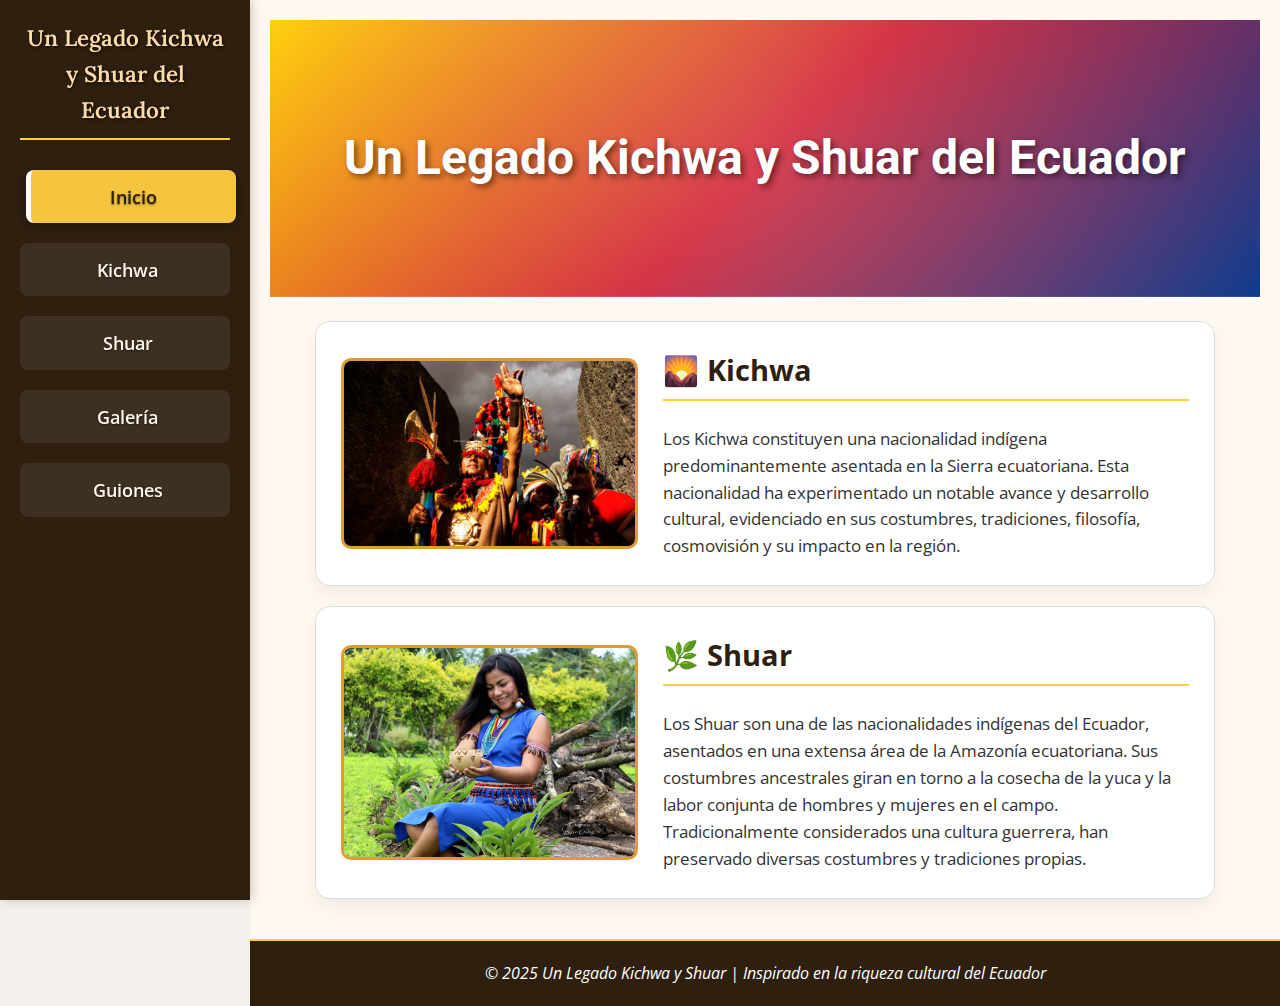
<file: index.html>
<!DOCTYPE html>
<html lang="es">
  <head>
    <meta charset="UTF-8" />
    <meta name="viewport" content="width=device-width, initial-scale=1.0" />
    <title>Un Legado Kichwa y Shuar del Ecuador</title>
    <link rel="icon" href="imagenes/Ecuador.png" type="image/png">
    <link rel="stylesheet" href="styles.css" />
    <link
      href="https://fonts.googleapis.com/css2?family=Lora:wght@500;600&family=Roboto:wght@400;700&family=Open+Sans&display=swap"
      rel="stylesheet"
    />
  </head>
  <body>
    <div class="container">
      <nav class="sidebar">
        <h2>Un Legado Kichwa y Shuar del Ecuador</h2>
        <ul>
          <li><a href="index.html" class="active">Inicio</a></li>
          <li><a href="kichwa.html">Kichwa</a></li>
          <li><a href="shuar.html">Shuar</a></li>
          <li><a href="galeria.html">Galería</a></li>
          <li><a href="guiones.html">Guiones</a></li>
        </ul>
      </nav>
      <main>
        <header>
          <h1>Un Legado Kichwa y Shuar del Ecuador</h1>
        </header>
        <section class="content-section">
          <img src="imagenes/Kichwa.jpg" alt="Cultura Kichwa" />
          <div class="text-content">
            <h2><span>🌄</span> Kichwa</h2>
            <p>
              Los Kichwa constituyen una nacionalidad indígena predominantemente
              asentada en la Sierra ecuatoriana. Esta nacionalidad ha
              experimentado un notable avance y desarrollo cultural, evidenciado
              en sus costumbres, tradiciones, filosofía, cosmovisión y su
              impacto en la región.
            </p>
          </div>
        </section>
        <section class="content-section">
          <img src="imagenes/Shuar.jpeg" alt="Cultura Shuar" />
          <div class="text-content">
            <h2><span>🌿</span> Shuar</h2>
            <p>
              Los Shuar son una de las nacionalidades indígenas del Ecuador,
              asentados en una extensa área de la Amazonía ecuatoriana. Sus
              costumbres ancestrales giran en torno a la cosecha de la yuca y la
              labor conjunta de hombres y mujeres en el campo. Tradicionalmente
              considerados una cultura guerrera, han preservado diversas
              costumbres y tradiciones propias.
            </p>
          </div>
        </section>
      </main>
    </div>
    <footer>
      <p>
        © 2025 Un Legado Kichwa y Shuar | Inspirado en la riqueza cultural del
        Ecuador
      </p>
    </footer>
    <script>
      document.addEventListener("DOMContentLoaded", () => {
        const sidebar = document.querySelector(".sidebar");
        const toggle = document.createElement("div");
        toggle.className = "menu-toggle";
        toggle.innerHTML = "☰";
        toggle.setAttribute("aria-label", "Toggle menu");
        document.body.prepend(toggle);

        toggle.addEventListener("click", () => {
          sidebar.classList.toggle("active");
        });

        const menuLinks = document.querySelectorAll(".sidebar ul li a");
        menuLinks.forEach((link) => {
          link.addEventListener("click", () => {
            if (window.innerWidth <= 768) {
              sidebar.classList.remove("active");
            }
          });
        });
      });
    </script>
  </body>
</html>
</file>
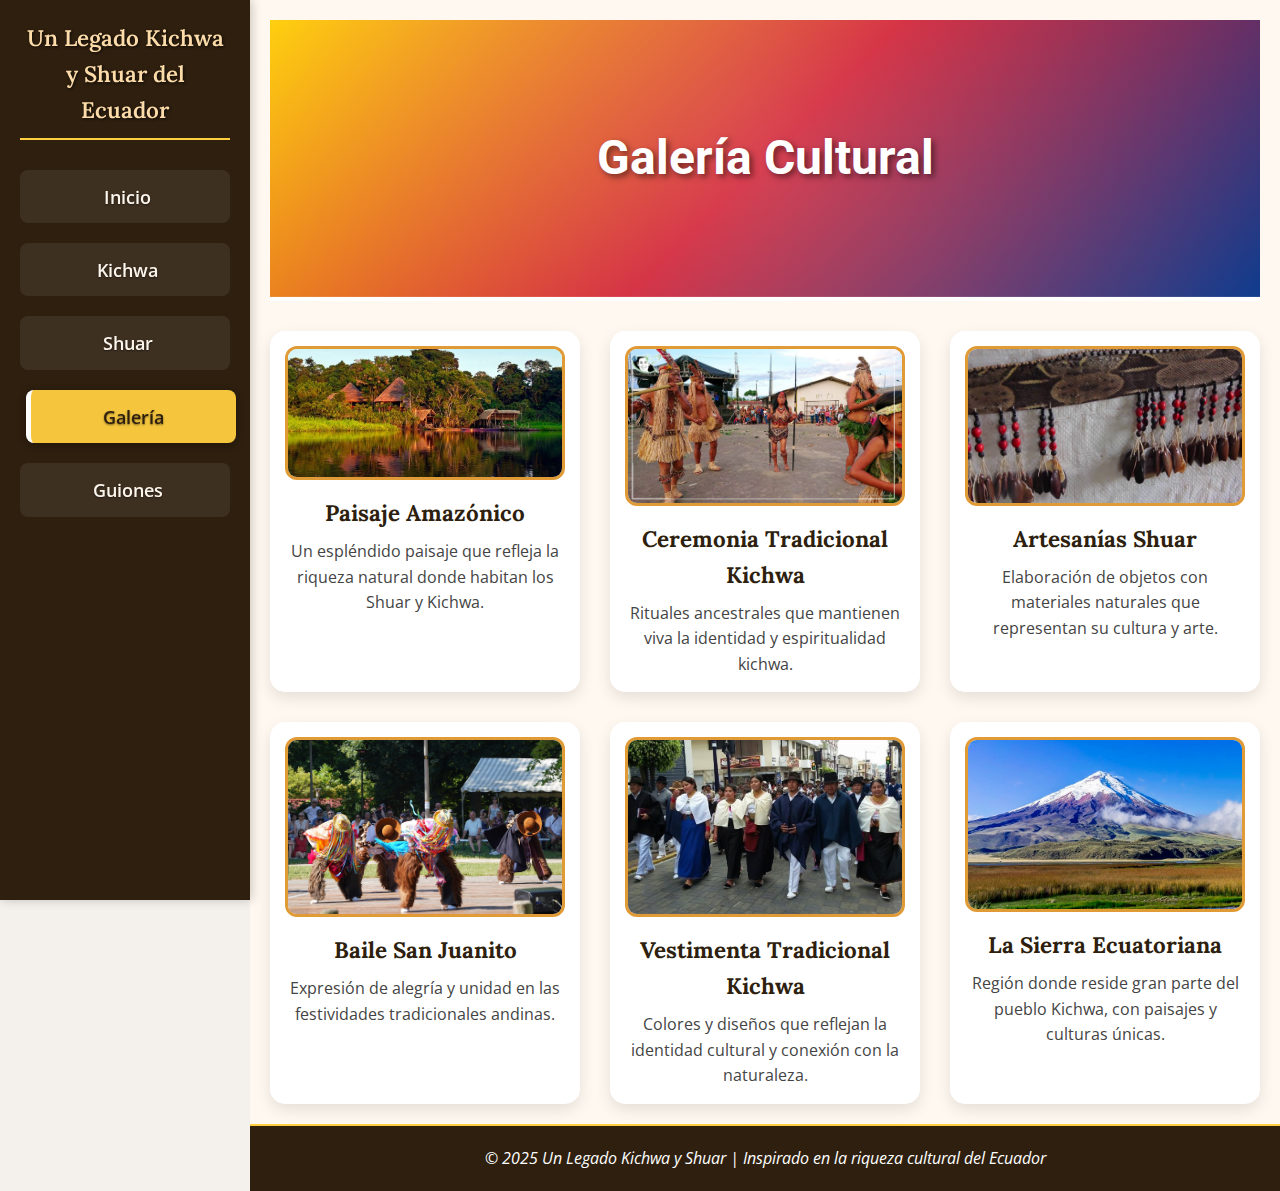
<file: galeria.html>
<!DOCTYPE html>
<html lang="es">
  <head>
    <meta charset="UTF-8" />
    <meta name="viewport" content="width=device-width, initial-scale=1" />
    <title>Galería - Un Legado</title>
    <link rel="icon" href="imagenes/Ecuador.png" type="image/png">
    <link rel="stylesheet" href="styles.css" />
    <link
      href="https://fonts.googleapis.com/css2?family=Lora:wght@500;600&family=Roboto:wght@400;700&family=Open+Sans&display=swap"
      rel="stylesheet"
    />
    <style>
      main {
        margin-left: 250px;
        padding: 20px;
        width: calc(100% - 250px);
        background: #fff8f0;
      }

      .gallery-grid {
        display: grid;
        grid-template-columns: repeat(auto-fit, minmax(250px, 1fr));
        gap: 30px;
        margin-top: 30px;
      }

      .gallery-item {
        background: white;
        padding: 15px;
        border-radius: 15px;
        box-shadow: 0 6px 15px rgba(0, 0, 0, 0.1);
        transition: transform 0.3s ease, box-shadow 0.3s ease;
        display: flex;
        flex-direction: column;
        align-items: center;
        text-align: center;
      }

      .gallery-item:hover {
        transform: translateY(-8px);
        box-shadow: 0 12px 25px rgba(0, 0, 0, 0.15);
      }

      .gallery-item img {
        width: 100%;
        max-height: 180px;
        border: 3px solid #e19b36;
        object-fit: cover;
        border-radius: 12px;
        margin-bottom: 15px;
      }

      .gallery-item h3 {
        font-family: "Lora", serif;
        font-size: 1.4rem;
        color: #2e1f0f;
        margin-bottom: 8px;
      }

      .gallery-item p {
        font-family: "Open Sans", sans-serif;
        font-size: 1rem;
        color: #444;
      }

      @media (max-width: 768px) {
        main {
          margin-left: 0;
          width: 100%;
          padding: 15px;
        }

        header {
          padding: 50px 15px 25px;
          font-size: 1.8rem;
        }
      }
    </style>
  </head>
  <body>
    <div class="container">
      <nav class="sidebar">
        <h2>Un Legado Kichwa y Shuar del Ecuador</h2>
        <ul>
          <li><a href="index.html">Inicio</a></li>
          <li><a href="kichwa.html">Kichwa</a></li>
          <li><a href="shuar.html">Shuar</a></li>
          <li><a href="galeria.html" class="active">Galería</a></li>
          <li><a href="guiones.html">Guiones</a></li>
        </ul>
      </nav>
      <main>
        <header>
          <h1>Galería Cultural</h1>
        </header>

        <div class="gallery-grid">
          <div class="gallery-item">
            <img
              src="imagenes/amazonia Ecuador.jpg"
              alt="Paisaje de la Amazonía ecuatoriana"
            />
            <h3>Paisaje Amazónico</h3>
            <p>
              Un espléndido paisaje que refleja la riqueza natural donde habitan
              los Shuar y Kichwa.
            </p>
          </div>

          <div class="gallery-item">
            <img
              src="imagenes/Ceremonia Kichwa.jpg"
              alt="Ceremonia tradicional Kichwa"
            />
            <h3>Ceremonia Tradicional Kichwa</h3>
            <p>
              Rituales ancestrales que mantienen viva la identidad y
              espiritualidad kichwa.
            </p>
          </div>

          <div class="gallery-item">
            <img src="imagenes/Artesanias Shuar.jpg" alt="Artesanías Shuar" />
            <h3>Artesanías Shuar</h3>
            <p>
              Elaboración de objetos con materiales naturales que representan su
              cultura y arte.
            </p>
          </div>

          <div class="gallery-item">
            <img
              src="imagenes/Baile San Juanito Kichwa.jpg"
              alt="Baile tradicional San Juanito"
            />
            <h3>Baile San Juanito</h3>
            <p>
              Expresión de alegría y unidad en las festividades tradicionales
              andinas.
            </p>
          </div>

          <div class="gallery-item">
            <img
              src="imagenes/Vestimenta Kichwa.jpg"
              alt="Vestimenta tradicional Kichwa"
            />
            <h3>Vestimenta Tradicional Kichwa</h3>
            <p>
              Colores y diseños que reflejan la identidad cultural y conexión
              con la naturaleza.
            </p>
          </div>

          <div class="gallery-item">
            <img
              src="imagenes/Sierra Ecuatoriana.jpg"
              alt="Paisaje de la Sierra ecuatoriana"
            />
            <h3>La Sierra Ecuatoriana</h3>
            <p>
              Región donde reside gran parte del pueblo Kichwa, con paisajes y
              culturas únicas.
            </p>
          </div>
        </div>
      </main>
    </div>

    <footer>
      <p>
        © 2025 Un Legado Kichwa y Shuar | Inspirado en la riqueza cultural del
        Ecuador
      </p>
    </footer>

    <script>
      document.addEventListener("DOMContentLoaded", () => {
        const sidebar = document.querySelector(".sidebar");
        const toggle = document.createElement("div");
        toggle.className = "menu-toggle";
        toggle.innerHTML = "☰";
        toggle.setAttribute("aria-label", "Toggle menu");
        document.body.prepend(toggle);

        toggle.addEventListener("click", () => {
          sidebar.classList.toggle("active");
        });

        const menuLinks = document.querySelectorAll(".sidebar ul li a");
        menuLinks.forEach((link) => {
          link.addEventListener("click", () => {
            if (window.innerWidth <= 768) {
              sidebar.classList.remove("active");
            }
          });
        });
      });
    </script>
  </body>
</html>
</file>
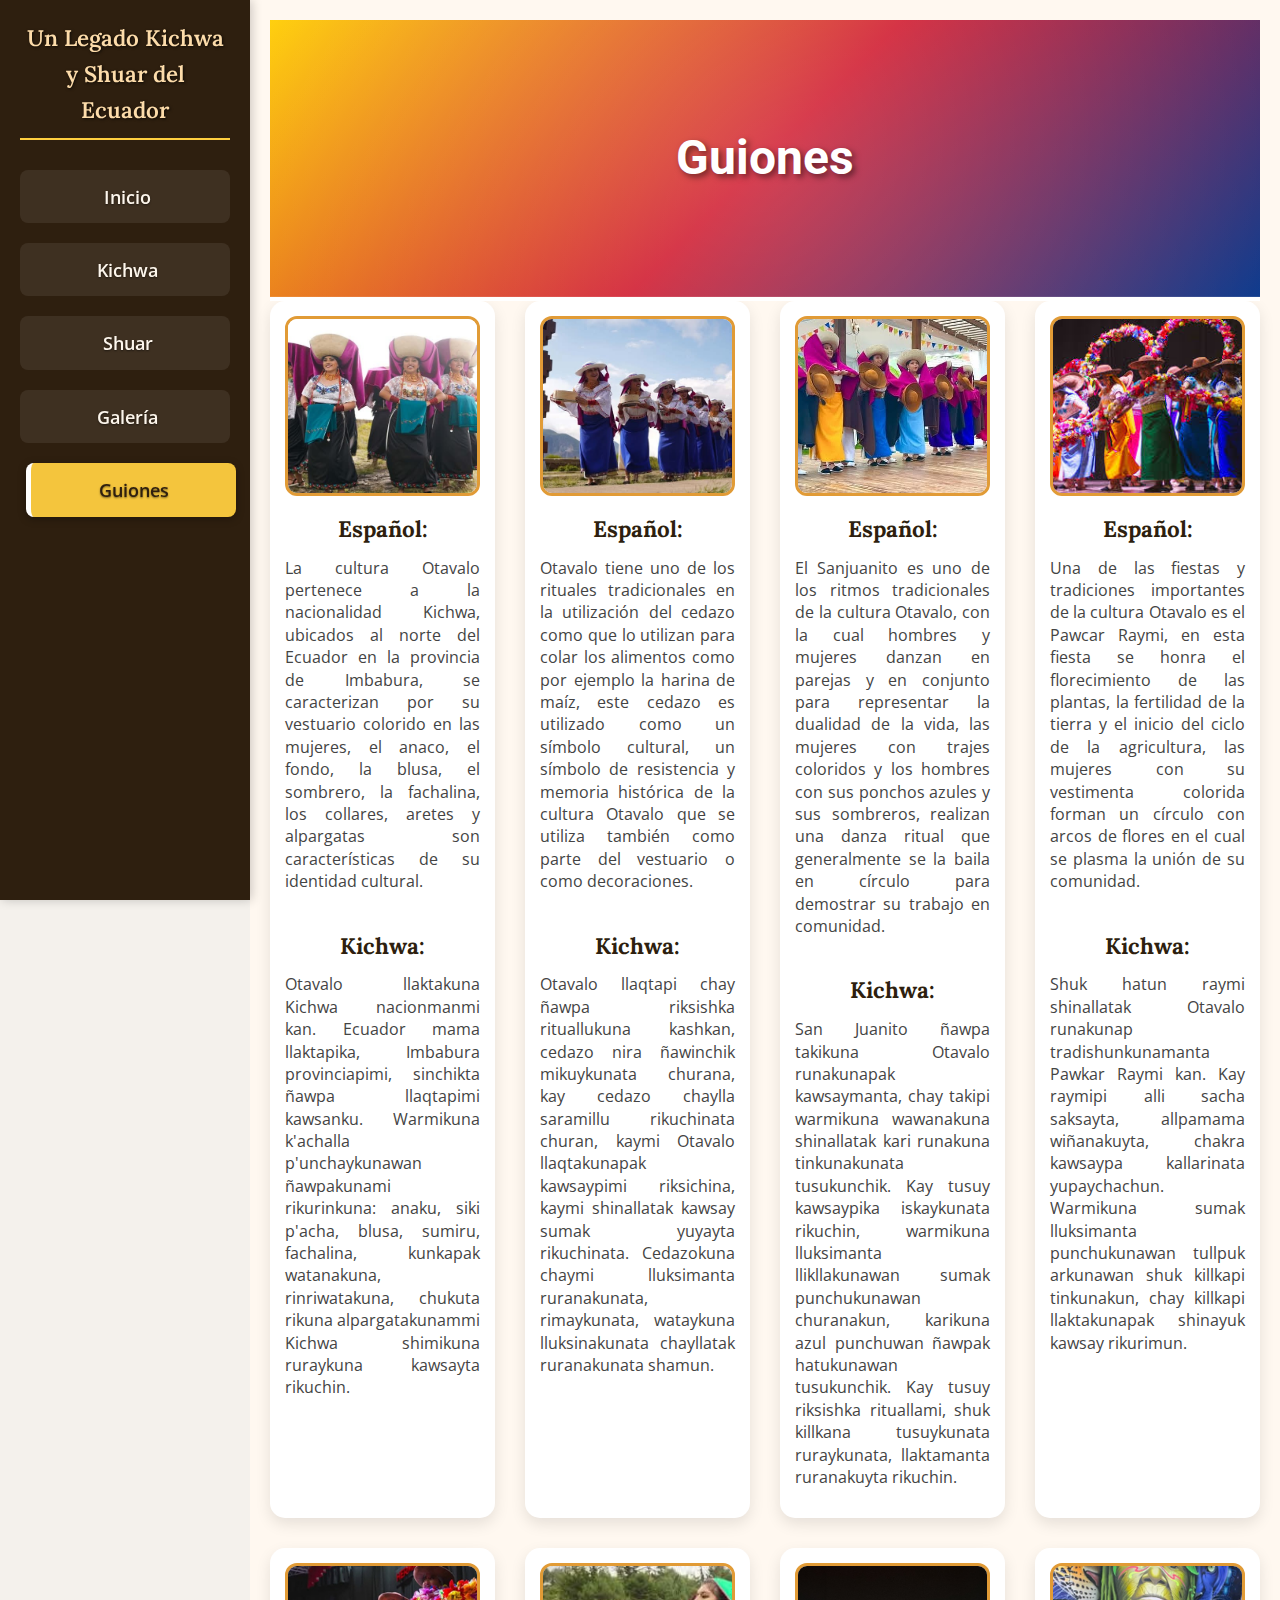
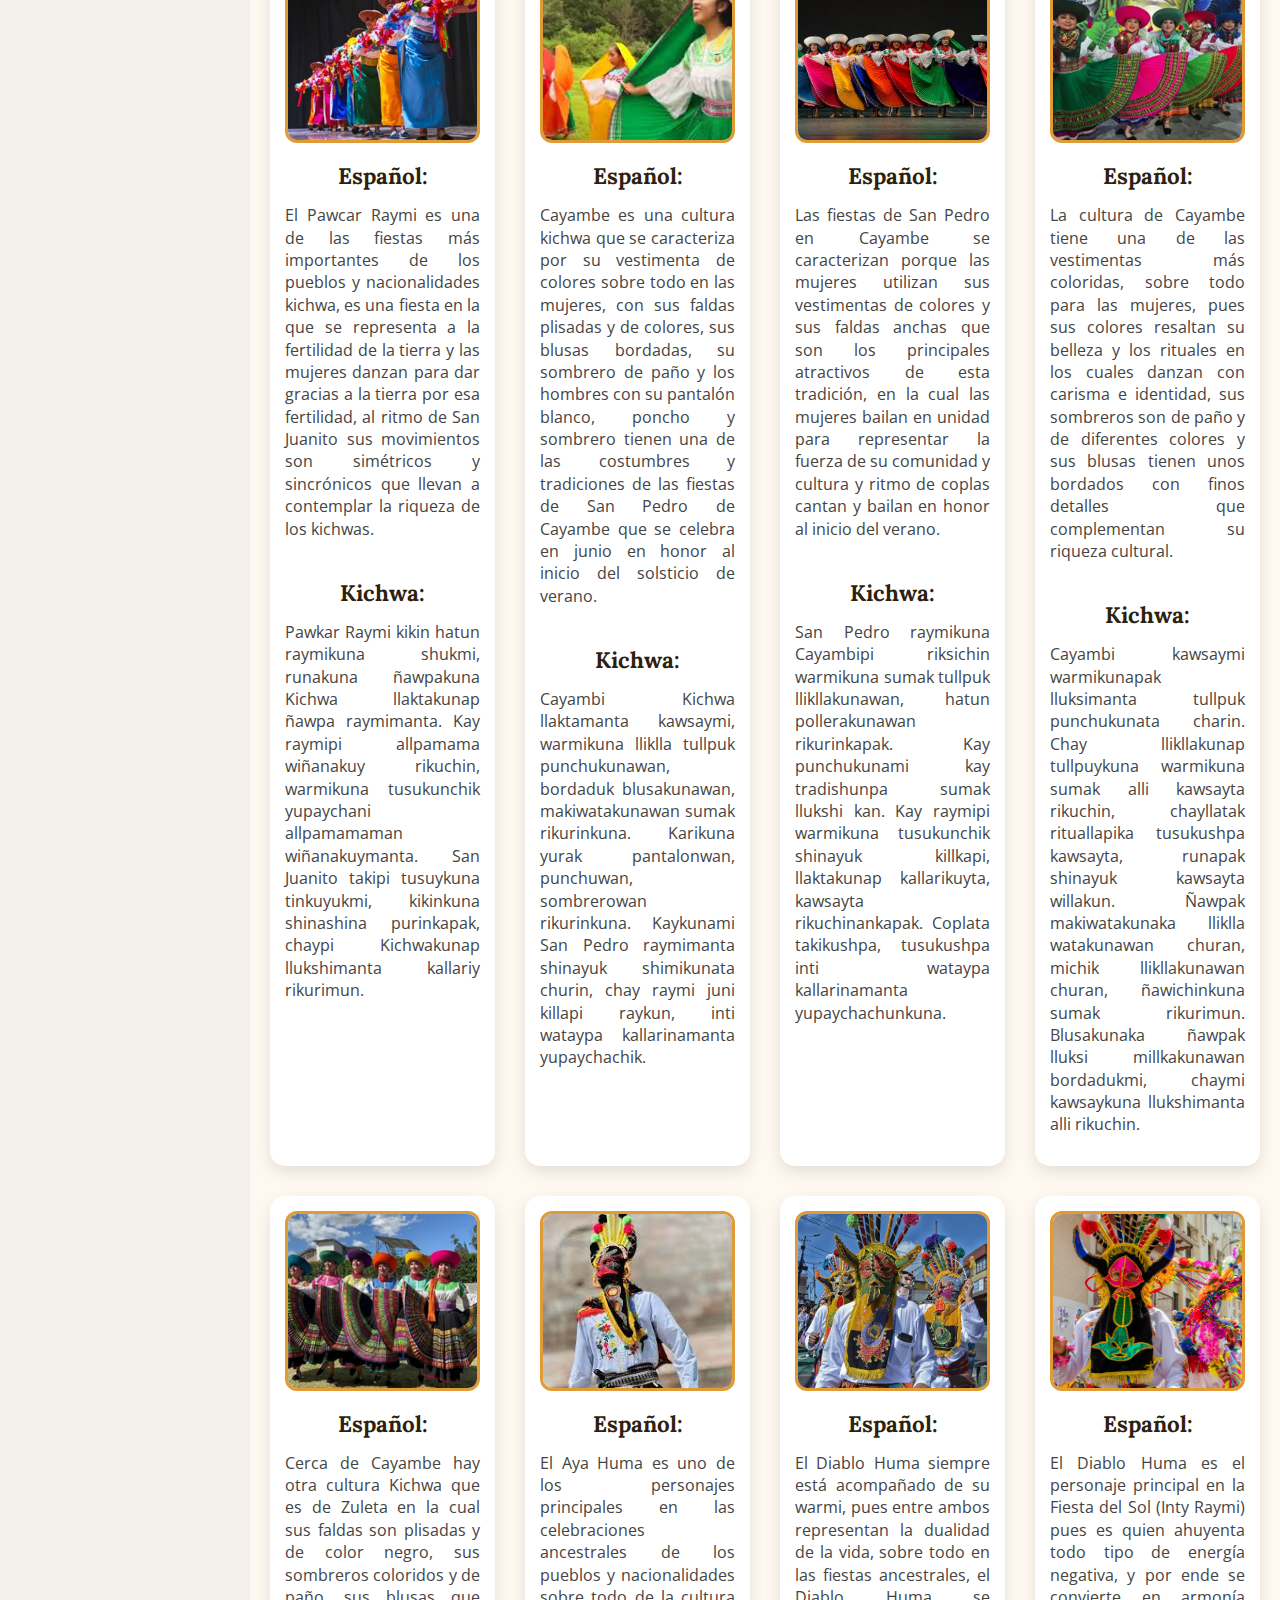
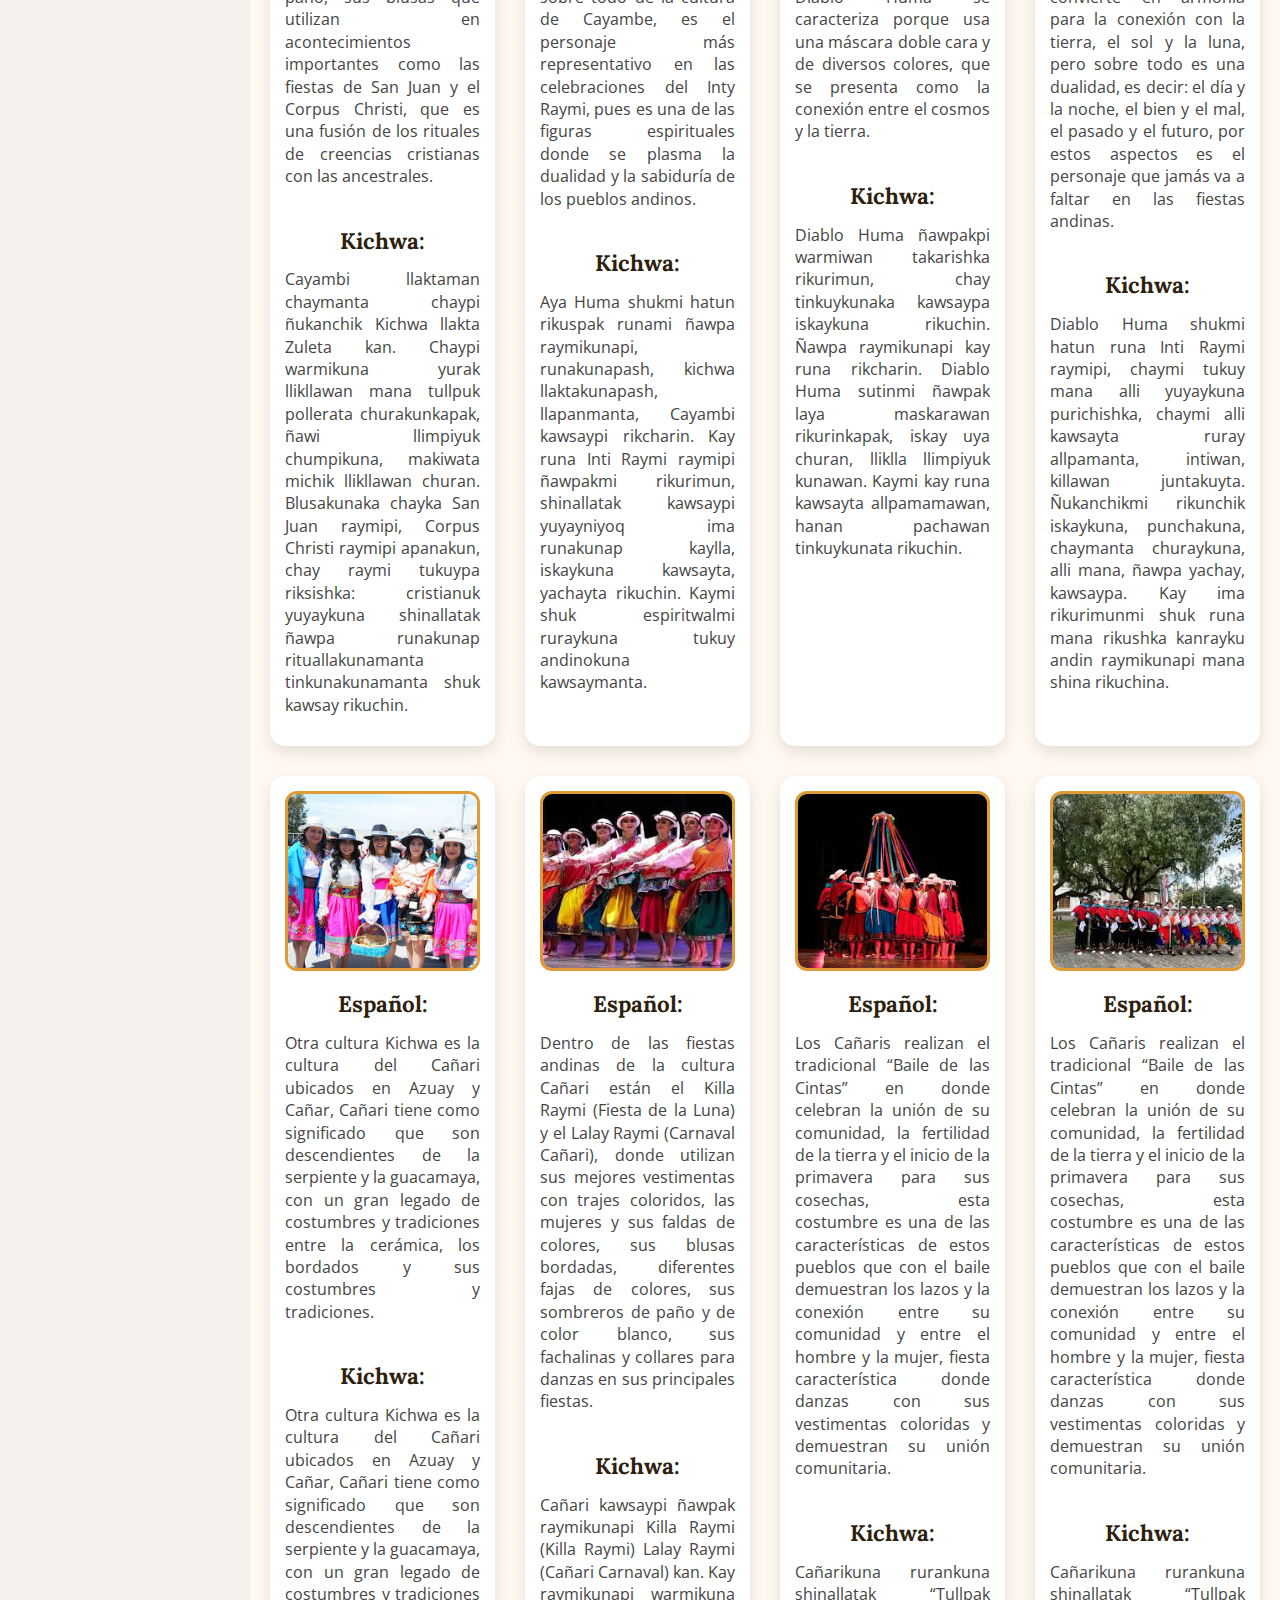
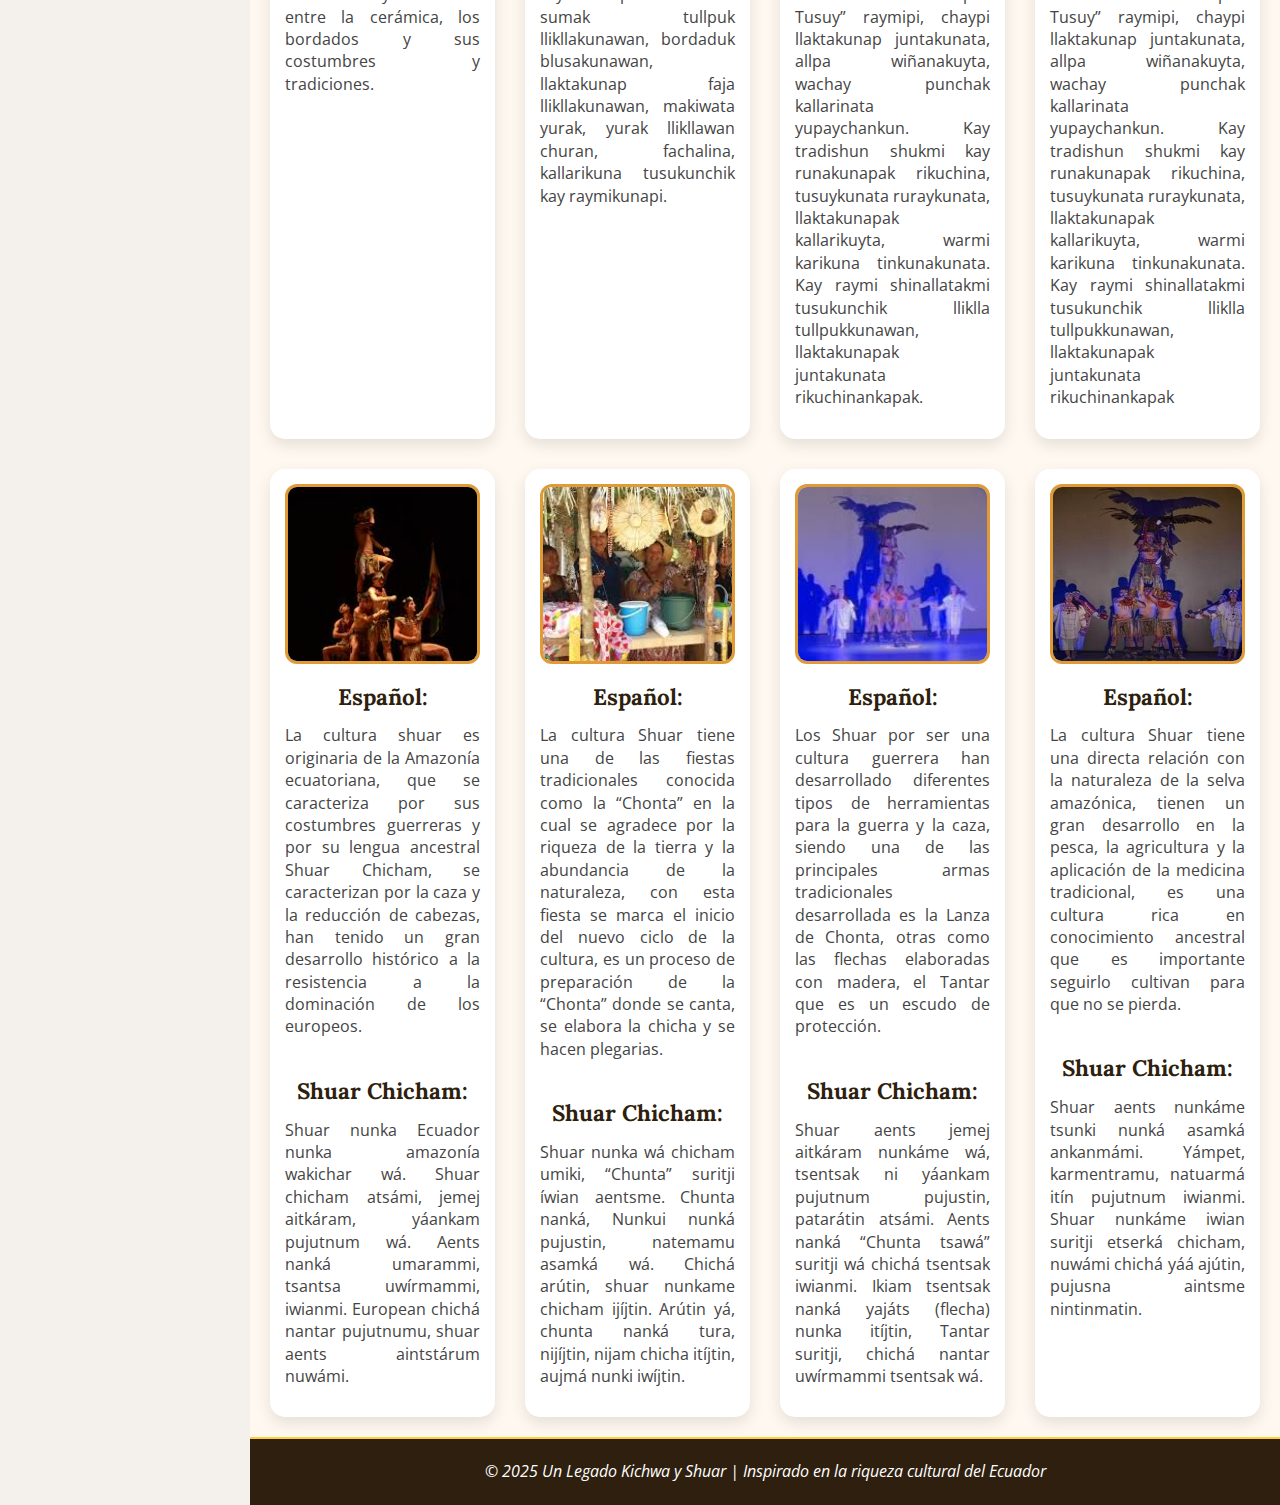
<file: guiones.html>
<!DOCTYPE html>
<html lang="es">
  <head>
    <meta charset="UTF-8" />
    <meta name="viewport" content="width=device-width, initial-scale=1" />
    <title>Guiones - Un Legado</title>
    <link rel="icon" href="imagenes/Ecuador.png" type="image/png">
    <link rel="stylesheet" href="styles.css" />
    <link
      href="https://fonts.googleapis.com/css2?family=Lora:wght@500;600&family=Roboto:wght@400;700&family=Open+Sans&display=swap"
      rel="stylesheet"
    />
    <style>
      * {
        box-sizing: border-box;
      }

      .gallery-grid {
        display: grid;
        grid-template-columns: repeat(4, 1fr);
        gap: 30px;
        align-items: stretch;
      }

      .gallery-item {
        display: flex;
        flex-direction: column;
        justify-content: flex-start;
        background: white;
        padding: 15px;
        border-radius: 15px;
        box-shadow: 0 6px 15px rgba(0, 0, 0, 0.1);
        text-align: center;
        transition: transform 0.3s ease, box-shadow 0.3s ease;
        min-height: 520px;
      }

      .gallery-item:hover {
        transform: translateY(-8px);
        box-shadow: 0 12px 25px rgba(0, 0, 0, 0.15);
      }

      .gallery-item img {
        width: 100%;
        height: 180px;
        object-fit: cover;
        border: 3px solid #e19b36;
        border-radius: 12px;
        margin-bottom: 15px;
      }

      .gallery-item h3 {
        font-family: "Lora", serif;
        font-size: 1.4rem;
        color: #2e1f0f;
        margin-bottom: 10px;
        text-align: center;
      }

      .gallery-item p {
        font-family: "Open Sans", sans-serif;
        font-size: 1rem;
        color: #444;
        text-align: justify;
        margin-bottom: 15px;
        line-height: 1.4;
      }

      .gallery-item hr {
        border: none;
        border-top: 1px solid #ccc;
        margin: 20px 0; 
      }

      .gallery-item h3 + p + h3 {
        margin-top: 20px;
      }

      @media (max-width: 1024px) {
        .gallery-grid {
          grid-template-columns: repeat(2, 1fr);
        }

        main {
          margin-left: 0;
          width: 100%;
        }

        nav.sidebar {
          display: none;
        }
      }

      @media (max-width: 600px) {
        .gallery-grid {
          grid-template-columns: 1fr;
        }
      }
    </style>
  </head>

  <body>
    <div class="container">
      <nav class="sidebar">
        <h2>Un Legado Kichwa y Shuar del Ecuador</h2>
        <ul>
          <li><a href="index.html">Inicio</a></li>
          <li><a href="kichwa.html">Kichwa</a></li>
          <li><a href="shuar.html">Shuar</a></li>
          <li><a href="galeria.html">Galería</a></li>
          <li><a href="guiones.html" class="active">Guiones</a></li>
        </ul>
      </nav>

      <main>
        <header>
          <h1>Guiones</h1>
        </header>

        <div class="gallery-grid">
          <div class="gallery-item">
            <img src="imagenes/mujeres_kichwa.jpg" alt="Mujeres kichwa" />
            <h3>Español:</h3>
            <p>
              La cultura Otavalo pertenece a la nacionalidad Kichwa, ubicados al
              norte del Ecuador en la provincia de Imbabura, se caracterizan por
              su vestuario colorido en las mujeres, el anaco, el fondo, la
              blusa, el sombrero, la fachalina, los collares, aretes y
              alpargatas son características de su identidad cultural.
            </p>
            <h3>Kichwa:</h3>
            <p>
              Otavalo llaktakuna Kichwa nacionmanmi kan. Ecuador mama
              llaktapika, Imbabura provinciapimi, sinchikta ñawpa llaqtapimi
              kawsanku. Warmikuna k'achalla p'unchaykunawan ñawpakunami
              rikurinkuna: anaku, siki p'acha, blusa, sumiru, fachalina,
              kunkapak watanakuna, rinriwatakuna, chukuta rikuna
              alpargatakunammi Kichwa shimikuna ruraykuna kawsayta rikuchin.
            </p>
          </div>

          <div class="gallery-item">
            <img src="imagenes/mujeres_kichwa2.jpg" alt="Ritual Otavalo" />
            <h3>Español:</h3>
            <p>
              Otavalo tiene uno de los rituales tradicionales en la utilización
              del cedazo como que lo utilizan para colar los alimentos como por
              ejemplo la harina de maíz, este cedazo es utilizado como un
              símbolo cultural, un símbolo de resistencia y memoria histórica de
              la cultura Otavalo que se utiliza también como parte del vestuario
              o como decoraciones.
            </p>
            <h3>Kichwa:</h3>
            <p>
              Otavalo llaqtapi chay ñawpa riksishka rituallukuna kashkan, cedazo
              nira ñawinchik mikuykunata churana, kay cedazo chaylla saramillu
              rikuchinata churan, kaymi Otavalo llaqtakunapak kawsaypimi
              riksichina, kaymi shinallatak kawsay sumak yuyayta rikuchinata.
              Cedazokuna chaymi lluksimanta ruranakunata, rimaykunata, wataykuna
              lluksinakunata chayllatak ruranakunata shamun.
            </p>
          </div>

          <div class="gallery-item">
            <img src="imagenes/mujeres_kichwa3.jpg" alt="Baile Sanjuanito" />
            <h3>Español:</h3>
            <p>
              El Sanjuanito es uno de los ritmos tradicionales de la cultura
              Otavalo, con la cual hombres y mujeres danzan en parejas y en
              conjunto para representar la dualidad de la vida, las mujeres con
              trajes coloridos y los hombres con sus ponchos azules y sus
              sombreros, realizan una danza ritual que generalmente se la baila
              en círculo para demostrar su trabajo en comunidad.
            </p>
            <h3>Kichwa:</h3>
            <p>
              San Juanito ñawpa takikuna Otavalo runakunapak kawsaymanta, chay
              takipi warmikuna wawanakuna shinallatak kari runakuna
              tinkunakunata tusukunchik. Kay tusuy kawsaypika iskaykunata
              rikuchin, warmikuna lluksimanta llikllakunawan sumak punchukunawan
              churanakun, karikuna azul punchuwan ñawpak hatukunawan
              tusukunchik. Kay tusuy riksishka rituallami, shuk killkana
              tusuykunata ruraykunata, llaktamanta ruranakuyta rikuchin.
            </p>
          </div>

          <div class="gallery-item">
            <img src="imagenes/mujeres_kichwa4.jpg" alt="Pawkar Raymi" />
            <h3>Español:</h3>
            <p>
              Una de las fiestas y tradiciones importantes de la cultura Otavalo
              es el Pawcar Raymi, en esta fiesta se honra el florecimiento de
              las plantas, la fertilidad de la tierra y el inicio del ciclo de
              la agricultura, las mujeres con su vestimenta colorida forman un
              círculo con arcos de flores en el cual se plasma la unión de su
              comunidad.
            </p>
            <h3>Kichwa:</h3>
            <p>
              Shuk hatun raymi shinallatak Otavalo runakunap tradishunkunamanta
              Pawkar Raymi kan. Kay raymipi alli sacha saksayta, allpamama
              wiñanakuyta, chakra kawsaypa kallarinata yupaychachun. Warmikuna
              sumak lluksimanta punchukunawan tullpuk arkunawan shuk killkapi
              tinkunakun, chay killkapi llaktakunapak shinayuk kawsay rikurimun.
            </p>
          </div>

          <div class="gallery-item">
            <img src="imagenes/pawkar.png" alt="Pawkar Raymi" />
            <h3>Español:</h3>
            <p>
              El Pawcar Raymi es una de las fiestas más importantes de los
              pueblos y nacionalidades kichwa, es una fiesta en la que se
              representa a la fertilidad de la tierra y las mujeres danzan para
              dar gracias a la tierra por esa fertilidad, al ritmo de San
              Juanito sus movimientos son simétricos y sincrónicos que llevan a
              contemplar la riqueza de los kichwas.
            </p>
            <h3>Kichwa:</h3>
            <p>
              Pawkar Raymi kikin hatun raymikuna shukmi, runakuna ñawpakuna
              Kichwa llaktakunap ñawpa raymimanta. Kay raymipi allpamama
              wiñanakuy rikuchin, warmikuna tusukunchik yupaychani allpamamaman
              wiñanakuymanta. San Juanito takipi tusuykuna tinkuyukmi, kikinkuna
              shinashina purinkapak, chaypi Kichwakunap llukshimanta kallariy
              rikurimun.
            </p>
          </div>

          <div class="gallery-item">
            <img src="imagenes/cayambe.jfif" alt="Cayambe" />
            <h3>Español:</h3>
            <p>
              Cayambe es una cultura kichwa que se caracteriza por su vestimenta
              de colores sobre todo en las mujeres, con sus faldas plisadas y de
              colores, sus blusas bordadas, su sombrero de paño y los hombres
              con su pantalón blanco, poncho y sombrero tienen una de las
              costumbres y tradiciones de las fiestas de San Pedro de Cayambe
              que se celebra en junio en honor al inicio del solsticio de
              verano.
            </p>
            <h3>Kichwa:</h3>
            <p>
              Cayambi Kichwa llaktamanta kawsaymi, warmikuna lliklla tullpuk
              punchukunawan, bordaduk blusakunawan, makiwatakunawan sumak
              rikurinkuna. Karikuna yurak pantalonwan, punchuwan, sombrerowan
              rikurinkuna. Kaykunami San Pedro raymimanta shinayuk shimikunata
              churin, chay raymi juni killapi raykun, inti wataypa
              kallarinamanta yupaychachik.
            </p>
          </div>

          <div class="gallery-item">
            <img src="imagenes/sanpedro.JPG" alt="San Pedro" />
            <h3>Español:</h3>
            <p>
              Las fiestas de San Pedro en Cayambe se caracterizan porque las
              mujeres utilizan sus vestimentas de colores y sus faldas anchas
              que son los principales atractivos de esta tradición, en la cual
              las mujeres bailan en unidad para representar la fuerza de su
              comunidad y cultura y ritmo de coplas cantan y bailan en honor al
              inicio del verano.
            </p>
            <h3>Kichwa:</h3>
            <p>
              San Pedro raymikuna Cayambipi riksichin warmikuna sumak tullpuk
              llikllakunawan, hatun pollerakunawan rikurinkapak. Kay
              punchukunami kay tradishunpa sumak llukshi kan. Kay raymipi
              warmikuna tusukunchik shinayuk killkapi, llaktakunap kallarikuyta,
              kawsayta rikuchinankapak. Coplata takikushpa, tusukushpa inti
              wataypa kallarinamanta yupaychachunkuna.
            </p>
          </div>

          <div class="gallery-item">
            <img src="imagenes/culturacayambe.png" alt="Cultura Cayambe" />
            <h3>Español:</h3>
            <p>
              La cultura de Cayambe tiene una de las vestimentas más coloridas,
              sobre todo para las mujeres, pues sus colores resaltan su belleza
              y los rituales en los cuales danzan con carisma e identidad, sus
              sombreros son de paño y de diferentes colores y sus blusas tienen
              unos bordados con finos detalles que complementan su riqueza
              cultural.
            </p>
            <h3>Kichwa:</h3>
            <p>
              Cayambi kawsaymi warmikunapak lluksimanta tullpuk punchukunata
              charin. Chay llikllakunap tullpuykuna warmikuna sumak alli
              kawsayta rikuchin, chayllatak rituallapika tusukushpa kawsayta,
              runapak shinayuk kawsayta willakun. Ñawpak makiwatakunaka lliklla
              watakunawan churan, michik llikllakunawan churan, ñawichinkuna
              sumak rikurimun. Blusakunaka ñawpak lluksi millkakunawan
              bordadukmi, chaymi kawsaykuna llukshimanta alli rikuchin.
            </p>
          </div>

          <div class="gallery-item">
            <img src="imagenes/cayambecultura.png" alt="Zuleta" />
            <h3>Español:</h3>
            <p>
              Cerca de Cayambe hay otra cultura Kichwa que es de Zuleta en la
              cual sus faldas son plisadas y de color negro, sus sombreros
              coloridos y de paño, sus blusas que utilizan en acontecimientos
              importantes como las fiestas de San Juan y el Corpus Christi, que
              es una fusión de los rituales de creencias cristianas con las
              ancestrales.
            </p>
            <h3>Kichwa:</h3>
            <p>
              Cayambi llaktaman chaymanta chaypi ñukanchik Kichwa llakta Zuleta
              kan. Chaypi warmikuna yurak llikllawan mana tullpuk pollerata
              churakunkapak, ñawi llimpiyuk chumpikuna, makiwata michik
              llikllawan churan. Blusakunaka chayka San Juan raymipi, Corpus
              Christi raymipi apanakun, chay raymi tukuypa riksishka: cristianuk
              yuyaykuna shinallatak ñawpa runakunap rituallakunamanta
              tinkunakunamanta shuk kawsay rikuchin.
            </p>
          </div>

          <div class="gallery-item">
            <img src="imagenes/ayahuma.jfif" alt="Aya Humano" />
            <h3>Español:</h3>
            <p>
              El Aya Huma es uno de los personajes principales en las
              celebraciones ancestrales de los pueblos y nacionalidades sobre
              todo de la cultura de Cayambe, es el personaje más representativo
              en las celebraciones del Inty Raymi, pues es una de las figuras
              espirituales donde se plasma la dualidad y la sabiduría de los
              pueblos andinos.
            </p>
            <h3>Kichwa:</h3>
            <p>
              Aya Huma shukmi hatun rikuspak runami ñawpa raymikunapi,
              runakunapash, kichwa llaktakunapash, llapanmanta, Cayambi kawsaypi
              rikcharin. Kay runa Inti Raymi raymipi ñawpakmi rikurimun,
              shinallatak kawsaypi yuyayniyoq ima runakunap kaylla, iskaykuna
              kawsayta, yachayta rikuchin. Kaymi shuk espiritwalmi ruraykuna
              tukuy andinokuna kawsaymanta.
            </p>
          </div>

          <div class="gallery-item">
            <img src="imagenes/diablohuma.jpg" alt="Diablo Huma" />
            <h3>Español:</h3>
            <p>
              El Diablo Huma siempre está acompañado de su warmi, pues entre
              ambos representan la dualidad de la vida, sobre todo en las
              fiestas ancestrales, el Diablo Huma se caracteriza porque usa una
              máscara doble cara y de diversos colores, que se presenta como la
              conexión entre el cosmos y la tierra.
            </p>
            <h3>Kichwa:</h3>
            <p>
              Diablo Huma ñawpakpi warmiwan takarishka rikurimun, chay
              tinkuykunaka kawsaypa iskaykuna rikuchin. Ñawpa raymikunapi kay
              runa rikcharin. Diablo Huma sutinmi ñawpak laya maskarawan
              rikurinkapak, iskay uya churan, lliklla llimpiyuk kunawan. Kaymi
              kay runa kawsayta allpamamawan, hanan pachawan tinkuykunata
              rikuchin.
            </p>
          </div>

          <div class="gallery-item">
            <img src="imagenes/diablohumaa.jpg" alt="Diablo Huma" />
            <h3>Español:</h3>
            <p>
              El Diablo Huma es el personaje principal en la Fiesta del Sol
              (Inty Raymi) pues es quien ahuyenta todo tipo de energía negativa,
              y por ende se convierte en armonía para la conexión con la tierra,
              el sol y la luna, pero sobre todo es una dualidad, es decir: el
              día y la noche, el bien y el mal, el pasado y el futuro, por estos
              aspectos es el personaje que jamás va a faltar en las fiestas
              andinas.
            </p>
            <h3>Kichwa:</h3>
            <p>
              Diablo Huma shukmi hatun runa Inti Raymi raymipi, chaymi tukuy
              mana alli yuyaykuna purichishka, chaymi alli kawsayta ruray
              allpamanta, intiwan, killawan juntakuyta. Ñukanchikmi rikunchik
              iskaykuna, punchakuna, chaymanta churaykuna, alli mana, ñawpa
              yachay, kawsaypa. Kay ima rikurimunmi shuk runa mana rikushka
              kanrayku andin raymikunapi mana shina rikuchina.
            </p>
          </div>

          <div class="gallery-item">
            <img src="imagenes/cañaricultura.jfif" alt="Cañari Cultura" />
            <h3>Español:</h3>
            <p>
              Otra cultura Kichwa es la cultura del Cañari ubicados en Azuay y
              Cañar, Cañari tiene como significado que son descendientes de la
              serpiente y la guacamaya, con un gran legado de costumbres y
              tradiciones entre la cerámica, los bordados y sus costumbres y
              tradiciones.
            </p>
            <h3>Kichwa:</h3>
            <p>
              Otra cultura Kichwa es la cultura del Cañari ubicados en Azuay y
              Cañar, Cañari tiene como significado que son descendientes de la
              serpiente y la guacamaya, con un gran legado de costumbres y
              tradiciones entre la cerámica, los bordados y sus costumbres y
              tradiciones.
            </p>
          </div>

          <div class="gallery-item">
            <img src="imagenes/fiestascañari.jfif" alt="Fiestas Cañari" />
            <h3>Español:</h3>
            <p>
              Dentro de las fiestas andinas de la cultura Cañari están el Killa
              Raymi (Fiesta de la Luna) y el Lalay Raymi (Carnaval Cañari),
              donde utilizan sus mejores vestimentas con trajes coloridos, las
              mujeres y sus faldas de colores, sus blusas bordadas, diferentes
              fajas de colores, sus sombreros de paño y de color blanco, sus
              fachalinas y collares para danzas en sus principales fiestas.
            </p>
            <h3>Kichwa:</h3>
            <p>
              Cañari kawsaypi ñawpak raymikunapi Killa Raymi (Killa Raymi) Lalay
              Raymi (Cañari Carnaval) kan. Kay raymikunapi warmikuna sumak
              tullpuk llikllakunawan, bordaduk blusakunawan, llaktakunap faja
              llikllakunawan, makiwata yurak, yurak llikllawan churan,
              fachalina, kallarikuna tusukunchik kay raymikunapi.
            </p>
          </div>

          <div class="gallery-item">
            <img src="imagenes/bailedecintas.jfif" alt="Baile de las Cintas" />
            <h3>Español:</h3>
            <p>
              Los Cañaris realizan el tradicional “Baile de las Cintas” en donde
              celebran la unión de su comunidad, la fertilidad de la tierra y el
              inicio de la primavera para sus cosechas, esta costumbre es una de
              las características de estos pueblos que con el baile demuestran
              los lazos y la conexión entre su comunidad y entre el hombre y la
              mujer, fiesta característica donde danzas con sus vestimentas
              coloridas y demuestran su unión comunitaria.
            </p>
            <h3>Kichwa:</h3>
            <p>
              Cañarikuna rurankuna shinallatak “Tullpak Tusuy” raymipi, chaypi
              llaktakunap juntakunata, allpa wiñanakuyta, wachay punchak
              kallarinata yupaychankun. Kay tradishun shukmi kay runakunapak
              rikuchina, tusuykunata ruraykunata, llaktakunapak kallarikuyta,
              warmi karikuna tinkunakunata. Kay raymi shinallatakmi tusukunchik
              lliklla tullpukkunawan, llaktakunapak juntakunata rikuchinankapak.
            </p>
          </div>

          <div class="gallery-item">
            <img src="imagenes/bailecintass.jfif" alt="Baile de las Cintas" />
            <h3>Español:</h3>
            <p>
              Los Cañaris realizan el tradicional “Baile de las Cintas” en donde
              celebran la unión de su comunidad, la fertilidad de la tierra y el
              inicio de la primavera para sus cosechas, esta costumbre es una de
              las características de estos pueblos que con el baile demuestran
              los lazos y la conexión entre su comunidad y entre el hombre y la
              mujer, fiesta característica donde danzas con sus vestimentas
              coloridas y demuestran su unión comunitaria.
            </p>
            <h3>Kichwa:</h3>
            <p>
              Cañarikuna rurankuna shinallatak “Tullpak Tusuy” raymipi, chaypi
              llaktakunap juntakunata, allpa wiñanakuyta, wachay punchak
              kallarinata yupaychankun. Kay tradishun shukmi kay runakunapak
              rikuchina, tusuykunata ruraykunata, llaktakunapak kallarikuyta,
              warmi karikuna tinkunakunata. Kay raymi shinallatakmi tusukunchik
              lliklla tullpukkunawan, llaktakunapak juntakunata rikuchinankapak
            </p>
          </div>

          <div class="gallery-item">
            <img src="imagenes/shuarcultura.jfif" alt="Shuar Cultura" />
            <h3>Español:</h3>
            <p>
              La cultura shuar es originaria de la Amazonía ecuatoriana, que se
              caracteriza por sus costumbres guerreras y por su lengua ancestral
              Shuar Chicham, se caracterizan por la caza y la reducción de
              cabezas, han tenido un gran desarrollo histórico a la resistencia
              a la dominación de los europeos.
            </p>
            <h3>Shuar Chicham:</h3>
            <p>
              Shuar nunka Ecuador nunka amazonía wakichar wá. Shuar chicham
              atsámi, jemej aitkáram, yáankam pujutnum wá. Aents nanká umarammi,
              tsantsa uwírmammi, iwianmi. European chichá nantar pujutnumu,
              shuar aents aintstárum nuwámi.
            </p>
          </div>

          <div class="gallery-item">
            <img src="imagenes/chonta.jfif" alt="Pawkar Raymi" />
            <h3>Español:</h3>
            <p>
              La cultura Shuar tiene una de las fiestas tradicionales conocida
              como la “Chonta” en la cual se agradece por la riqueza de la
              tierra y la abundancia de la naturaleza, con esta fiesta se marca
              el inicio del nuevo ciclo de la cultura, es un proceso de
              preparación de la “Chonta” donde se canta, se elabora la chicha y
              se hacen plegarias.
            </p>
            <h3>Shuar Chicham:</h3>
            <p>
              Shuar nunka wá chicham umiki, “Chunta” suritji íwian aentsme.
              Chunta nanká, Nunkui nunká pujustin, natemamu asamká wá. Chichá
              arútin, shuar nunkame chicham ijíjtin. Arútin yá, chunta nanká
              tura, nijíjtin, nijam chicha itíjtin, aujmá nunki iwíjtin.
            </p>
          </div>

          <div class="gallery-item">
            <img src="imagenes/shuar.jfif" alt="Shuar" />
            <h3>Español:</h3>
            <p>
              Los Shuar por ser una cultura guerrera han desarrollado diferentes
              tipos de herramientas para la guerra y la caza, siendo una de las
              principales armas tradicionales desarrollada es la Lanza de
              Chonta, otras como las flechas elaboradas con madera, el Tantar
              que es un escudo de protección.
            </p>
            <h3>Shuar Chicham:</h3>
            <p>
              Shuar aents jemej aitkáram nunkáme wá, tsentsak ni yáankam
              pujutnum pujustin, patarátin atsámi. Aents nanká “Chunta tsawá”
              suritji wá chichá tsentsak iwianmi. Ikiam tsentsak nanká yajáts
              (flecha) nunka itíjtin, Tantar suritji, chichá nantar uwírmammi
              tsentsak wá.
            </p>
          </div>

          <div class="gallery-item">
            <img src="imagenes/shuarr.jpg" alt="Shuar Cultura" />
            <h3>Español:</h3>
            <p>
              La cultura Shuar tiene una directa relación con la naturaleza de
              la selva amazónica, tienen un gran desarrollo en la pesca, la
              agricultura y la aplicación de la medicina tradicional, es una
              cultura rica en conocimiento ancestral que es importante seguirlo
              cultivan para que no se pierda.
            </p>
            <h3>Shuar Chicham:</h3>
            <p>
              Shuar aents nunkáme tsunki nunká asamká ankanmámi. Yámpet,
              karmentramu, natuarmá itín pujutnum iwianmi. Shuar nunkáme iwian
              suritji etserká chicham, nuwámi chichá yáá ajútin, pujusna aintsme
              nintinmatin.
            </p>
          </div>
        </div>
      </main>
    </div>

    <footer>
      <p>
        © 2025 Un Legado Kichwa y Shuar | Inspirado en la riqueza cultural del
        Ecuador
      </p>
    </footer>
  </body>
</html>
</file>
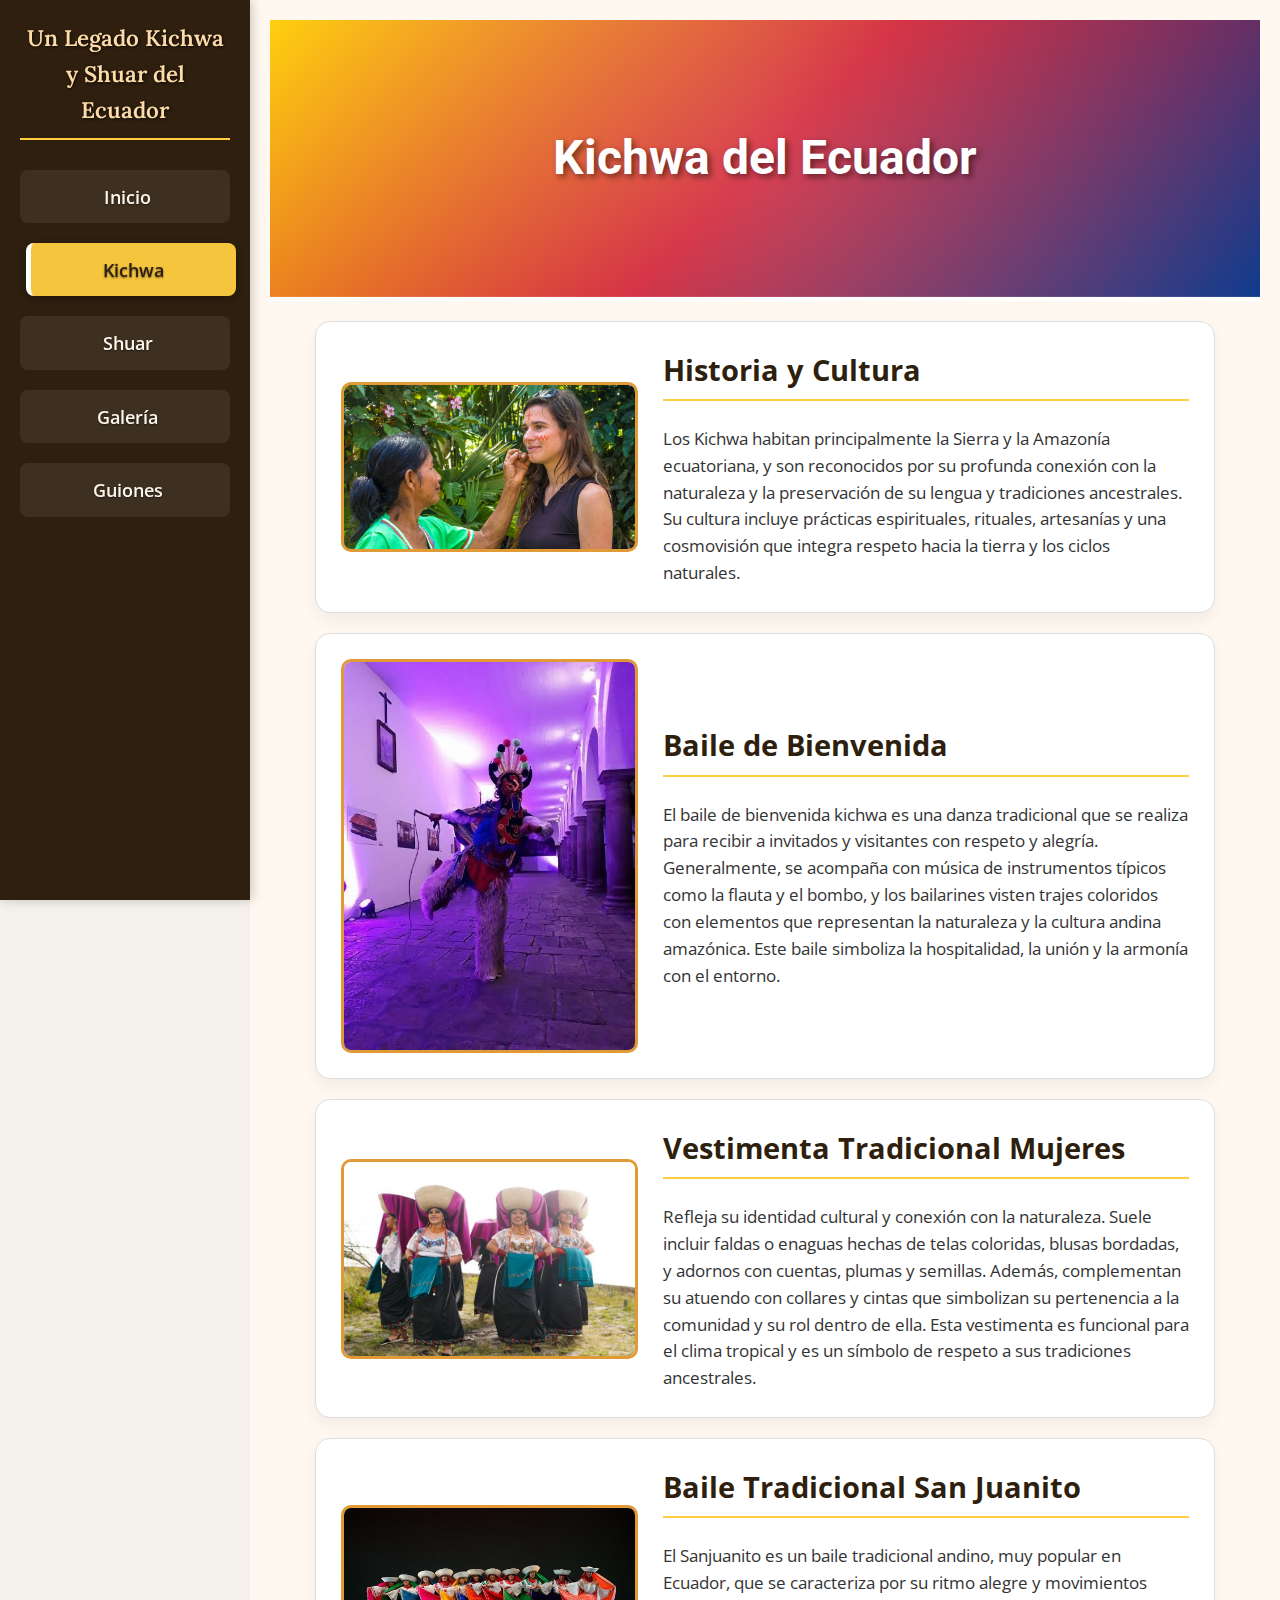
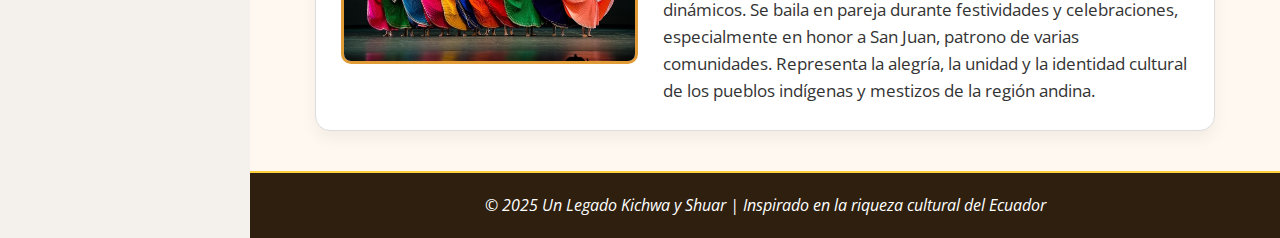
<file: kichwa.html>
<!DOCTYPE html>
<html lang="es">
  <head>
    <meta charset="UTF-8" />
    <meta name="viewport" content="width=device-width, initial-scale=1.0" />
    <title>Kichwa - Un Legado</title>
    <link rel="icon" href="Ecuador.png" type="image/png">
    <link rel="stylesheet" href="styles.css" />
    <link
      href="https://fonts.googleapis.com/css2?family=Lora:wght@500;600&family=Roboto:wght@400;700&family=Open+Sans&display=swap"
      rel="stylesheet"
    />
  </head>
  <body>
    <div class="container">
      <nav class="sidebar">
        <h2>Un Legado Kichwa y Shuar del Ecuador</h2>
        <ul>
          <li><a href="index.html">Inicio</a></li>
          <li><a href="kichwa.html" class="active">Kichwa</a></li>
          <li><a href="shuar.html">Shuar</a></li>
          <li><a href="galeria.html">Galería</a></li>
          <li><a href="guiones.html">Guiones</a></li>
        </ul>
      </nav>
      <main>
        <header>
          <h1>Kichwa del Ecuador</h1>
        </header>

        <section class="content-section">
          <img
            src="imagenes/historia kichwa.jpg"
            alt="Historia y Cultura Kichwa"
          />
          <div class="text-content">
            <h2>Historia y Cultura</h2>
            <p>
              Los Kichwa habitan principalmente la Sierra y la Amazonía
              ecuatoriana, y son reconocidos por su profunda conexión con la
              naturaleza y la preservación de su lengua y tradiciones
              ancestrales. Su cultura incluye prácticas espirituales, rituales,
              artesanías y una cosmovisión que integra respeto hacia la tierra y
              los ciclos naturales.
            </p>
          </div>
        </section>

        <section class="content-section">
          <img
            src="imagenes/Kichwa baile.jpg"
            alt="Baile de Bienvenida Kichwa"
          />
          <div class="text-content">
            <h2>Baile de Bienvenida</h2>
            <p>
              El baile de bienvenida kichwa es una danza tradicional que se
              realiza para recibir a invitados y visitantes con respeto y
              alegría. Generalmente, se acompaña con música de instrumentos
              típicos como la flauta y el bombo, y los bailarines visten trajes
              coloridos con elementos que representan la naturaleza y la cultura
              andina amazónica. Este baile simboliza la hospitalidad, la unión y
              la armonía con el entorno.
            </p>
          </div>
        </section>

        <section class="content-section">
          <img
            src="imagenes/kichwa mujer vestimenta.jpg"
            alt="Vestimenta Tradicional Mujeres Kichwa"
          />
          <div class="text-content">
            <h2>Vestimenta Tradicional Mujeres</h2>
            <p>
              Refleja su identidad cultural y conexión con la naturaleza. Suele
              incluir faldas o enaguas hechas de telas coloridas, blusas
              bordadas, y adornos con cuentas, plumas y semillas. Además,
              complementan su atuendo con collares y cintas que simbolizan su
              pertenencia a la comunidad y su rol dentro de ella. Esta
              vestimenta es funcional para el clima tropical y es un símbolo de
              respeto a sus tradiciones ancestrales.
            </p>
          </div>
        </section>

        <section class="content-section">
          <img
            src="imagenes/baile san juanito.jpg"
            alt="Baile Tradicional San Juanito"
          />
          <div class="text-content">
            <h2>Baile Tradicional San Juanito</h2>
            <p>
              El Sanjuanito es un baile tradicional andino, muy popular en
              Ecuador, que se caracteriza por su ritmo alegre y movimientos
              dinámicos. Se baila en pareja durante festividades y
              celebraciones, especialmente en honor a San Juan, patrono de
              varias comunidades. Representa la alegría, la unidad y la
              identidad cultural de los pueblos indígenas y mestizos de la
              región andina.
            </p>
          </div>
        </section>
      </main>
    </div>
    <footer>
      <p>
        © 2025 Un Legado Kichwa y Shuar | Inspirado en la riqueza cultural del
        Ecuador
      </p>
    </footer>

    <script>
      document.addEventListener("DOMContentLoaded", () => {
        const sidebar = document.querySelector(".sidebar");
        const toggle = document.createElement("div");
        toggle.className = "menu-toggle";
        toggle.innerHTML = "☰";
        toggle.setAttribute("aria-label", "Toggle menu");
        document.body.prepend(toggle);

        toggle.addEventListener("click", () => {
          sidebar.classList.toggle("active");
        });

        const menuLinks = document.querySelectorAll(".sidebar ul li a");
        menuLinks.forEach((link) => {
          link.addEventListener("click", () => {
            if (window.innerWidth <= 768) {
              sidebar.classList.remove("active");
            }
          });
        });
      });
    </script>
  </body>
</html>
</file>
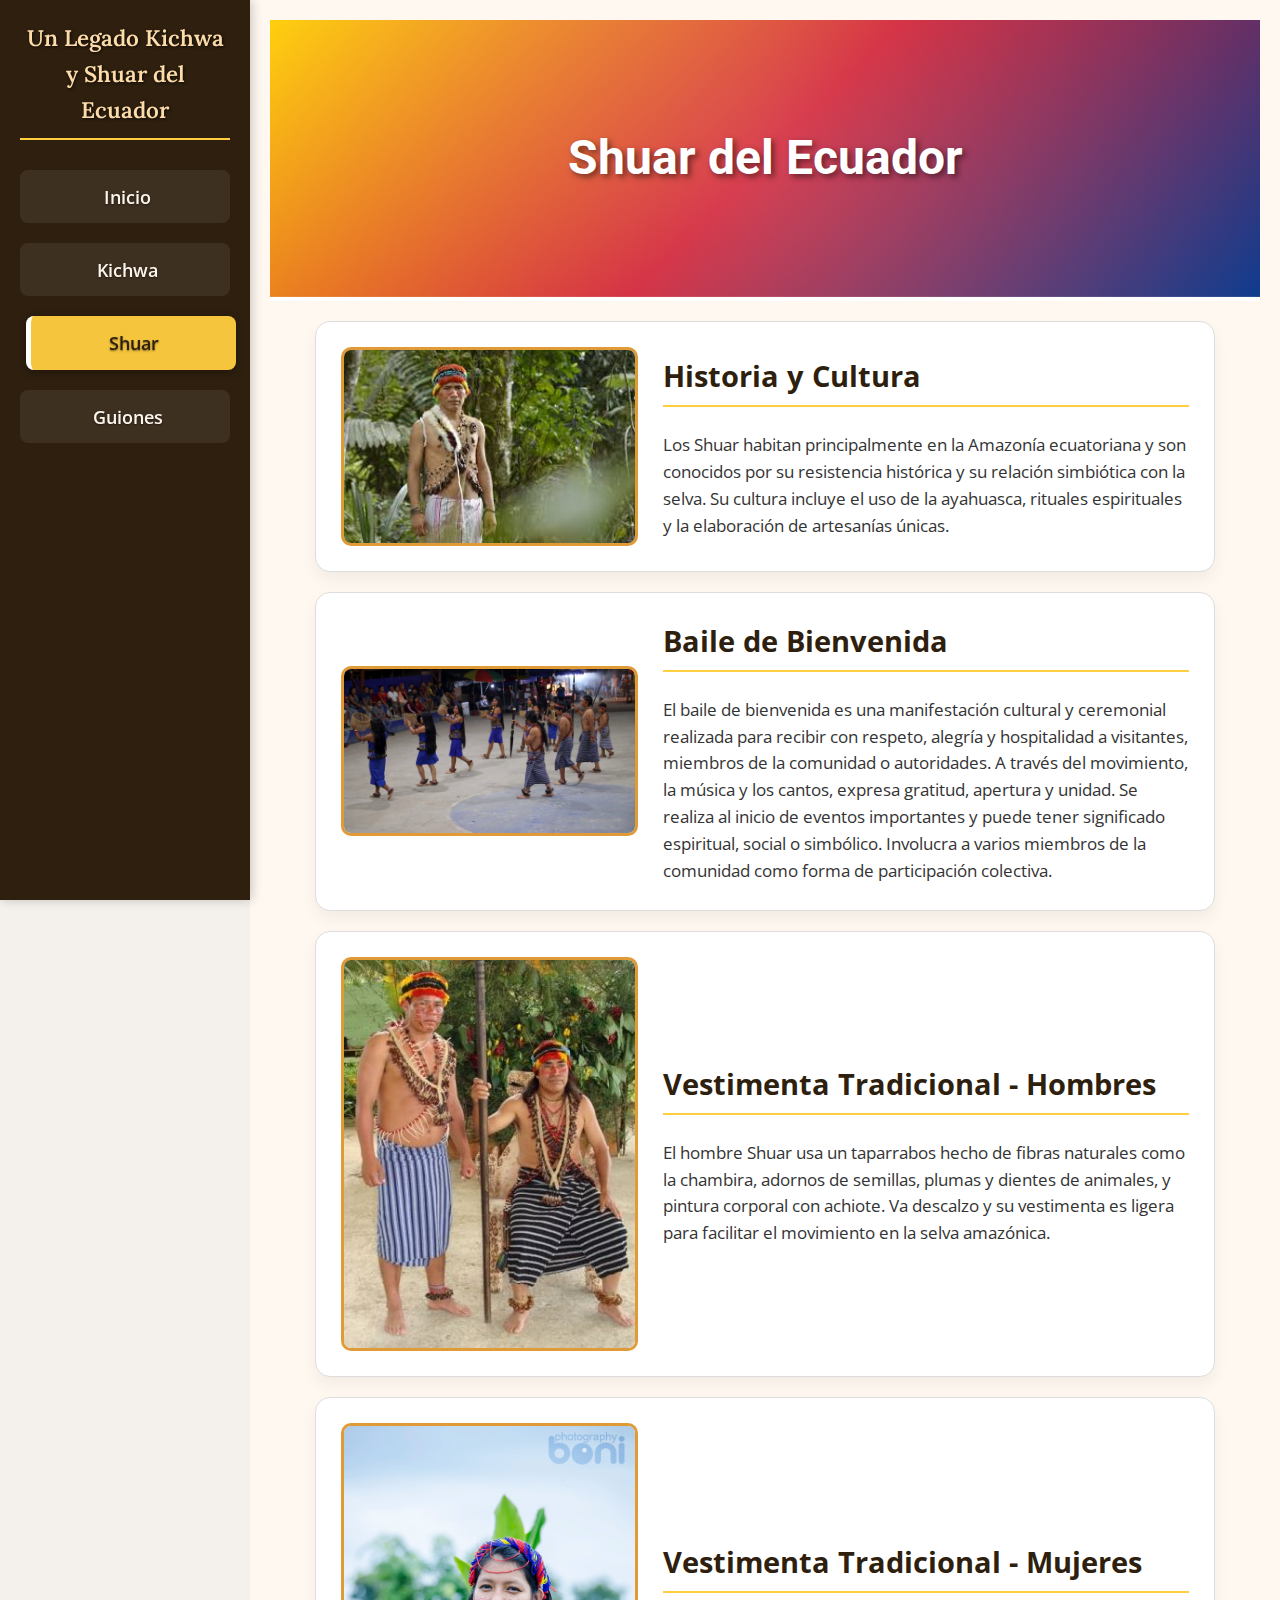
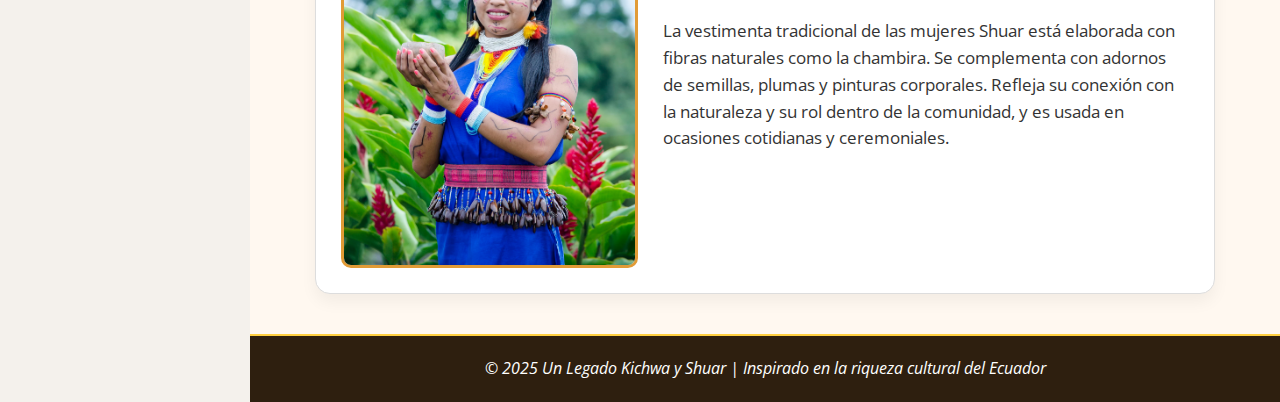
<file: shuar.html>
<!DOCTYPE html>
<html lang="es">
  <head>
    <meta charset="UTF-8" />
    <meta name="viewport" content="width=device-width, initial-scale=1.0" />
    <title>Shuar - Un Legado</title>
    <link rel="icon" href="imagenes/Ecuador.png" type="image/png">
    <link rel="stylesheet" href="styles.css" />
    <link
      href="https://fonts.googleapis.com/css2?family=Lora:wght@500;600&family=Roboto:wght@400;700&family=Open+Sans&display=swap"
      rel="stylesheet"
    />
  </head>
  <body>
    <div class="container">
      <nav class="sidebar">
        <h2>Un Legado Kichwa y Shuar del Ecuador</h2>
        <ul>
          <li><a href="index.html">Inicio</a></li>
          <li><a href="kichwa.html">Kichwa</a></li>
          <li><a href="shuar.html" class="active">Shuar</a></li>
          <li><a href="guiones.html">Guiones</a></li>
        </ul>
      </nav>
      <main>
        <header>
          <h1>Shuar del Ecuador</h1>
        </header>

        <section class="content-section">
          <img src="imagenes/shuar selva.jfif" alt="Shuar en la selva" />
          <div class="text-content">
            <h2>Historia y Cultura</h2>
            <p>
              Los Shuar habitan principalmente en la Amazonía ecuatoriana y son
              conocidos por su resistencia histórica y su relación simbiótica
              con la selva. Su cultura incluye el uso de la ayahuasca, rituales
              espirituales y la elaboración de artesanías únicas.
            </p>
          </div>
        </section>

        <section class="content-section">
          <img src="imagenes/shuar baile.jpg" alt="Baile Shuar" />
          <div class="text-content">
            <h2>Baile de Bienvenida</h2>
            <p>
              El baile de bienvenida es una manifestación cultural y ceremonial
              realizada para recibir con respeto, alegría y hospitalidad a
              visitantes, miembros de la comunidad o autoridades. A través del
              movimiento, la música y los cantos, expresa gratitud, apertura y
              unidad. Se realiza al inicio de eventos importantes y puede tener
              significado espiritual, social o simbólico. Involucra a varios
              miembros de la comunidad como forma de participación colectiva.
            </p>
          </div>
        </section>

        <section class="content-section">
          <img
            src="imagenes/shuar hombre vestimenta.jpg"
            alt="Vestimenta Shuar hombre"
          />
          <div class="text-content">
            <h2>Vestimenta Tradicional - Hombres</h2>
            <p>
              El hombre Shuar usa un taparrabos hecho de fibras naturales como
              la chambira, adornos de semillas, plumas y dientes de animales, y
              pintura corporal con achiote. Va descalzo y su vestimenta es
              ligera para facilitar el movimiento en la selva amazónica.
            </p>
          </div>
        </section>

        <section class="content-section">
          <img
            src="imagenes/shuar mujer vestimenta.jpg"
            alt="Vestimenta Shuar mujer"
          />
          <div class="text-content">
            <h2>Vestimenta Tradicional - Mujeres</h2>
            <p>
              La vestimenta tradicional de las mujeres Shuar está elaborada con
              fibras naturales como la chambira. Se complementa con adornos de
              semillas, plumas y pinturas corporales. Refleja su conexión con la
              naturaleza y su rol dentro de la comunidad, y es usada en
              ocasiones cotidianas y ceremoniales.
            </p>
          </div>
        </section>
      </main>
    </div>
    <footer>
      <p>
        © 2025 Un Legado Kichwa y Shuar | Inspirado en la riqueza cultural del
        Ecuador
      </p>
    </footer>
    <script>
      document.addEventListener("DOMContentLoaded", () => {
        const sidebar = document.querySelector(".sidebar");
        const toggle = document.createElement("div");
        toggle.className = "menu-toggle";
        toggle.innerHTML = "☰";
        toggle.setAttribute("aria-label", "Toggle menu");
        document.body.prepend(toggle);

        toggle.addEventListener("click", () => {
          sidebar.classList.toggle("active");
        });

        const menuLinks = document.querySelectorAll(".sidebar ul li a");
        menuLinks.forEach((link) => {
          link.addEventListener("click", () => {
            if (window.innerWidth <= 768) {
              sidebar.classList.remove("active");
            }
          });
        });
      });
    </script>
  </body>
</html>
</file>
<file: styles.css>
/* Reset and Base */
* {
  margin: 0;
  padding: 0;
  box-sizing: border-box;
}

body {
  font-family: "Open Sans", sans-serif;
  background: #f4f1ec;
  color: #2c2c2c;
  line-height: 1.6;
  overflow-x: hidden;
}

.container {
  display: flex;
  min-height: 100vh;
}

/* Sidebar */
.sidebar {
  width: 250px;
  background: #2e1f0f;
  color: #fff;
  padding: 20px;
  position: fixed;
  height: 100%;
  transition: transform 0.3s ease;
  box-shadow: 2px 0 10px rgba(0, 0, 0, 0.2);
  background-image: url("https://www.transparenttextures.com/patterns/wood-pattern.png");
  background-size: 150px;
  z-index: 1000;
}

.sidebar h2 {
  font-family: "Lora", serif;
  font-size: 1.4em;
  font-weight: 600;
  margin-bottom: 30px;
  text-align: center;
  color: #fddcaa;
  text-shadow: 1px 1px 3px rgba(0, 0, 0, 0.7);
  border-bottom: 2px solid #ffcf40;
  padding-bottom: 10px;
}

.sidebar ul {
  list-style: none;
  padding-left: 0;
}

.sidebar ul li {
  margin: 20px 0;
  text-align: center;
}

.sidebar ul li a {
  color: #fdf6ec;
  text-decoration: none;
  font-size: 1.15em;
  font-weight: 600;
  font-family: "Open Sans", sans-serif;
  display: block;
  padding: 12px 20px;
  border-left: 5px solid transparent;
  transition: all 0.3s ease;
  border-radius: 8px;
  background-color: rgba(255, 255, 255, 0.08);
  text-shadow: 0 1px 2px rgba(0, 0, 0, 0.5);
}

.sidebar ul li a:hover,
.sidebar ul li a:focus,
.sidebar ul li a.active {
  background: rgba(255, 207, 64, 0.95);
  border-left: 5px solid #fff;
  color: #2e1f0f;
  transform: translateX(6px);
  box-shadow: 0 2px 8px rgba(0, 0, 0, 0.3);
}

/* Main Content */
main {
  margin-left: 250px;
  padding: 20px;
  width: calc(100% - 250px);
  background: #fff8f0;
}

/* Header */
header {
  background: linear-gradient(135deg, #ffcd00, #ce1126, #003087);
  color: #fff;
  padding: 100px 20px;
  text-align: center;
  border-bottom: 4px solid #fff;
  position: relative;
  overflow: hidden;
  background-image: url("https://images.unsplash.com/photo-1501785888041-af3ef285b470?crop=entropy&cs=tinysrgb&fit=max&fm=jpg&ixid=MnwxfDB8MXxyYW5kb218MHx8fHx8fHx8MTY4NzA4MjA0Mg&ixlib=rb-4.0.3&q=80&w=1080"),
    linear-gradient(135deg, #ffcd00, #ce1126, #003087);
  background-blend-mode: overlay;
  background-size: cover, cover;
  background-position: center;
}

header h1 {
  font-family: "Roboto", sans-serif;
  font-size: 3em;
  margin: 0;
  text-shadow: 3px 3px 6px rgba(0, 0, 0, 0.5);
  position: relative;
  z-index: 1;
}

header::before {
  content: "";
  position: absolute;
  top: -50%;
  left: -50%;
  width: 200%;
  height: 200%;
  background: radial-gradient(
    circle,
    rgba(255, 255, 255, 0.2) 0%,
    transparent 70%
  );
  animation: pulse 8s infinite;
}

@keyframes pulse {
  0% {
    transform: scale(1);
  }
  50% {
    transform: scale(1.2);
  }
  100% {
    transform: scale(1);
  }
}

/* Breadcrumbs */
.breadcrumbs {
  margin: 10px 0;
  font-size: 0.9em;
  color: #fff;
  text-align: center;
}

.breadcrumbs a {
  color: #ffcf40;
  text-decoration: none;
}

.breadcrumbs a:hover,
.breadcrumbs a:focus {
  text-decoration: underline;
}

.breadcrumbs span {
  color: #fdf6ec;
}

/* Sections */
section {
  background-color: #fff;
  padding: 25px;
  margin: 20px auto;
  border-radius: 15px;
  box-shadow: 0 8px 16px rgba(0, 0, 0, 0.05);
  display: flex;
  align-items: center; /* Centered vertically */
  gap: 25px;
  border: 1px solid #ddd;
  max-width: 900px;
  transition: transform 0.3s ease, box-shadow 0.3s ease;
  background-image: url("https://www.transparenttextures.com/patterns/asanoha.png");
  background-size: 100px;
  animation: subtleMove 20s linear infinite;
}

section:hover {
  transform: translateY(-6px);
  box-shadow: 0 12px 24px rgba(0, 0, 0, 0.1);
}

@keyframes subtleMove {
  0% {
    background-position: 0 0;
  }
  100% {
    background-position: 100px 100px;
  }
}

section img {
  width: 35%; /* Larger but balanced size */
  height: auto; /* Maintain aspect ratio for quality */
  border: 3px solid #e19b36;
  border-radius: 10px;
  transition: transform 0.3s ease;
  margin: 0 auto; /* Center horizontally */
  display: block; /* Ensure centering works */
}

section img:hover {
  transform: scale(1.05);
}

section img::after {
  content: attr(alt);
  position: absolute;
  bottom: 10px;
  left: 10px;
  background: rgba(0, 0, 0, 0.7);
  color: #fff;
  padding: 5px;
  opacity: 0;
  transition: opacity 0.3s ease;
  font-size: 0.9em;
  border-radius: 5px;
}

section img:hover::after {
  opacity: 1;
}

section .text-content {
  flex: 1;
  display: flex;
  flex-direction: column;
  justify-content: center;
}

section h2 {
  color: #2e1f0f;
  margin-bottom: 15px;
  font-size: 1.8em;
  border-bottom: 2px solid #ffcf40;
  padding-bottom: 6px;
  font-weight: 700;
  margin-top: 0;
}

section p {
  color: #333;
  font-size: 1.05em;
  margin-top: 10px;
}

/* Context Section */
.context {
  background: #fdf6ec;
  padding: 15px;
  border-left: 4px solid #e19b36;
  margin-bottom: 20px;
  font-style: italic;
}

.context h3 {
  font-size: 1.2em;
  color: #2e1f0f;
  margin-bottom: 10px;
}

/* Collapsible Dialogues */
details {
  margin: 10px 0;
  cursor: pointer;
}

summary {
  font-weight: bold;
  color: #e19b36;
  padding: 10px;
  background: rgba(255, 207, 64, 0.1);
  border-radius: 5px;
}

details[open] summary {
  background: rgba(255, 207, 64, 0.3);
}

/* Audio Controls */
audio {
  margin-top: 15px;
  width: 100%;
  max-width: 300px;
}

/* Glossary Section */
.glossary {
  background: #fff;
  padding: 25px;
  margin: 20px auto;
  border-radius: 15px;
  box-shadow: 0 8px 16px rgba(0, 0, 0, 0.05);
  max-width: 900px;
}

.glossary h2 {
  font-family: "Lora", serif;
  color: #2e1f0f;
  font-size: 1.8em;
  margin-bottom: 15px;
  border-bottom: 2px solid #ffcf40;
  padding-bottom: 10px;
}

.glossary ul {
  list-style: none;
  padding-left: 0;
}

.glossary ul li {
  margin: 10px 0;
  font-size: 1.05em;
}

.glossary ul li strong {
  color: #2e1f0f;
}

.download-btn {
  display: inline-block;
  margin-top: 15px;
  padding: 10px 20px;
  background: #e19b36;
  color: #fff;
  text-decoration: none;
  border-radius: 5px;
  transition: background 0.3s ease;
}

.download-btn:hover,
.download-btn:focus {
  background: #ffcf40;
  color: #2e1f0f;
}

/* Footer */
footer {
  background-color: #2e1f0f;
  color: #fff;
  text-align: center;
  padding: 20px;
  margin-left: 250px;
  width: calc(100% - 250px);
  border-top: 2px solid #ffcf40;
}

footer p {
  font-size: 1em;
  font-style: italic;
}

.footer-link {
  color: #ffcf40;
  text-decoration: none;
}

.footer-link:hover,
.footer-link:focus {
  text-decoration: underline;
}

/* Menu Toggle */
.menu-toggle {
  display: none;
  position: fixed;
  top: 20px;
  left: 20px;
  font-size: 1.8em;
  cursor: pointer;
  color: #2e1f0f;
  background: linear-gradient(135deg, #e19b36, #ffcf40);
  padding: 10px 15px;
  border-radius: 8px;
  z-index: 1100;
  box-shadow: 0 2px 6px rgba(0, 0, 0, 0.3);
  transition: transform 0.3s ease;
}

.menu-toggle:hover,
.menu-toggle:focus {
  transform: scale(1.1);
}

/* Responsive */
@media (max-width: 768px) {
  .sidebar {
    width: 100%;
    height: 100%;
    position: fixed;
    transform: translateX(-100%);
    top: 0;
    left: 0;
  }
  .sidebar.active {
    transform: translateX(0);
  }
  .sidebar h2 {
    font-size: 1.2em;
    padding: 8px 12px;
    letter-spacing: 0.8px;
  }
  main,
  footer {
    margin-left: 0;
    width: 100%;
  }
  .menu-toggle {
    display: block;
  }
  section {
    flex-direction: column;
    max-width: 100%;
    padding: 20px;
    margin: 20px 10px;
  }
  section img {
    width: 100%;
    height: auto;
    margin-bottom: 20px;
  }
  section .text-content {
    min-height: auto;
    justify-content: flex-start;
  }
  header {
    padding: 60px 10px;
    background-image: linear-gradient(135deg, #ffcf40, #ce1126, #003087);
  }
  header h1 {
    font-size: 2em;
  }
  header::before {
    display: none;
  }
}
</file>
